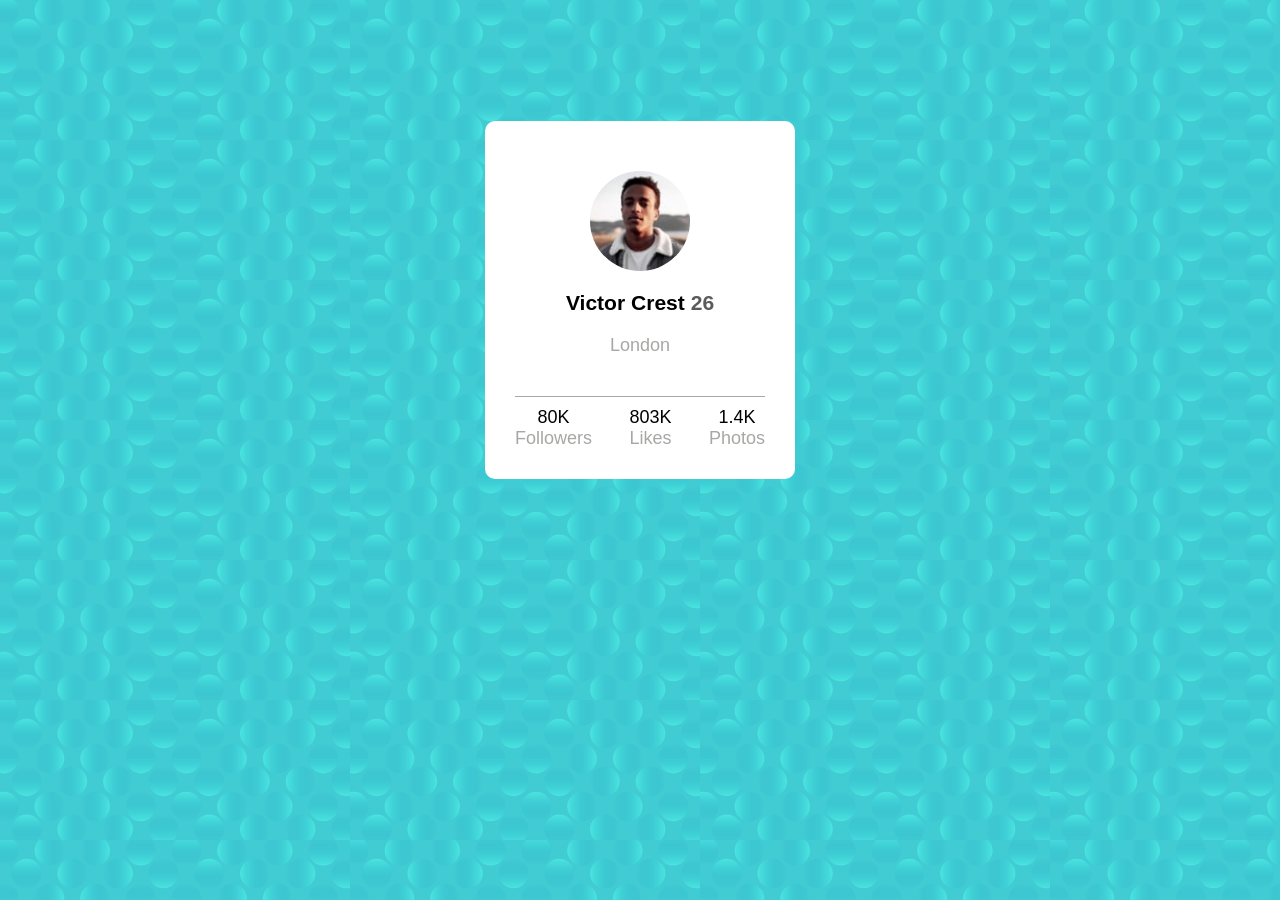
<file: exercicio-01-cartao-perfil/index.html>
<!DOCTYPE html>
<html lang="pt-br">
<head>
    <meta charset="UTF-8">
    <meta name="viewport" content="width=device-width, initial-scale=1.0">
    <link rel="stylesheet" href="./estilos.css">
    <link rel="stylesheet" href="./reset.css">
    <link rel="shortcut icon" href="./imegens/favicon-32x32.png" type="image/x-icon">
    <title>Exercícios-HTML+CSS-01 Cartão de Perfil</title>
</head>
<body>


    <main class="container">
        <div class="cartao">
            <img class="imagem-perfil" src="./imegens/image-victor.jpg" alt="">
                <h3 class="nome">
                    Victor Crest <spanv class="idade">26</span>
                </h3>       
                    <p class="cidade">
                        London
                    </p>
            
            <ul>
                <li>
                    <p>
                        80K
                    </p>
                    <p class="status-perfil">
                        Followers
                    </p>
                </li>

                <li>
                    <p>
                        803K
                    </p>
                    <p class="status-perfil">
                        Likes
                    </p>
                </li>

                <li>
                    <p>
                        1.4K
                    </p>

                    <p class="status-perfil">
                        Photos
                    </p>
                </li>
            </ul>
        </div>
            
    </main>


</body>
</html>
</file>
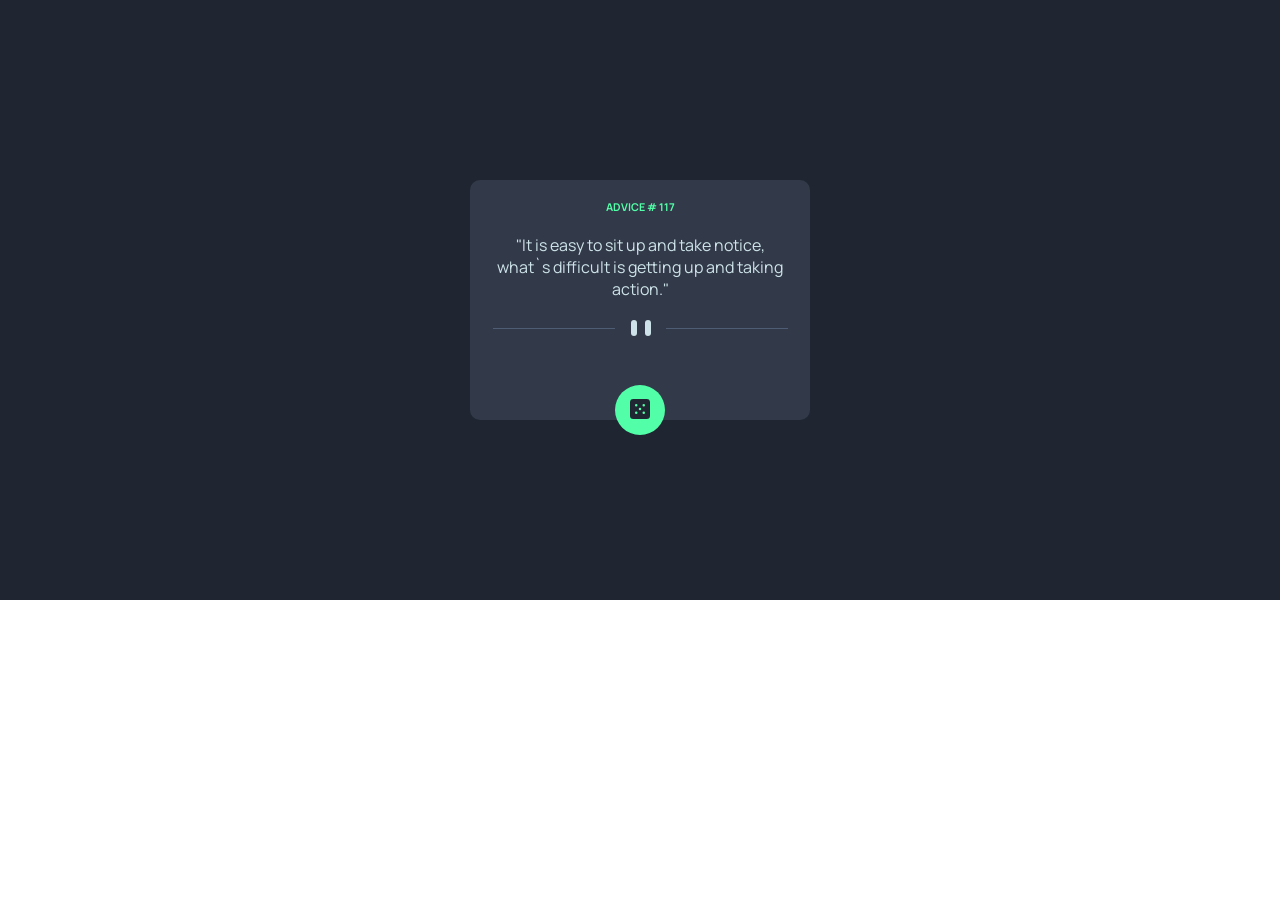
<file: exercicio-02-gerador-de-conselho/index.html>
<!DOCTYPE html>
<html lang="en">
<head>
    <meta charset="UTF-8">
    <meta name="viewport" content="width=device-width, initial-scale=1.0">
    <link rel="preconnect" href="https://fonts.googleapis.com">
    <link rel="preconnect" href="https://fonts.gstatic.com" crossorigin>
    <link href="https://fonts.googleapis.com/css2?family=Manrope:wght@800&display=swap" rel="stylesheet">
    <link rel="shortcut icon" href="./imagens/favicon-32x32.png" type="image/x-icon">
    <link rel="stylesheet" href="./css/estilos.css">
    <link rel="stylesheet" href="./css/reset.css">
    <title>Exercício-HTML+CSS=02-Gerador de Conselhos</title>
</head>
<body>
    <main class="container-2">
        <div class="painel">
            <div class="conteudo">
                <h6 class="titulo">
                    Advice # 117
                </h6>

                <p class="info" id="conselho">
                  "It is easy to sit up and take notice, what`s difficult is getting up and taking action."
                </p>

                <img  src="./imagens/pattern-divider-mobile.svg" alt="">

               <button class="botao" id="btn">
                    <img class="imagem-botao" src="./imagens/icon-dice.svg" alt="">
               </button>
            </div>
        </div>
    </main>
 <script src="./js/index.js"></script>
</body>
</html>
</file>
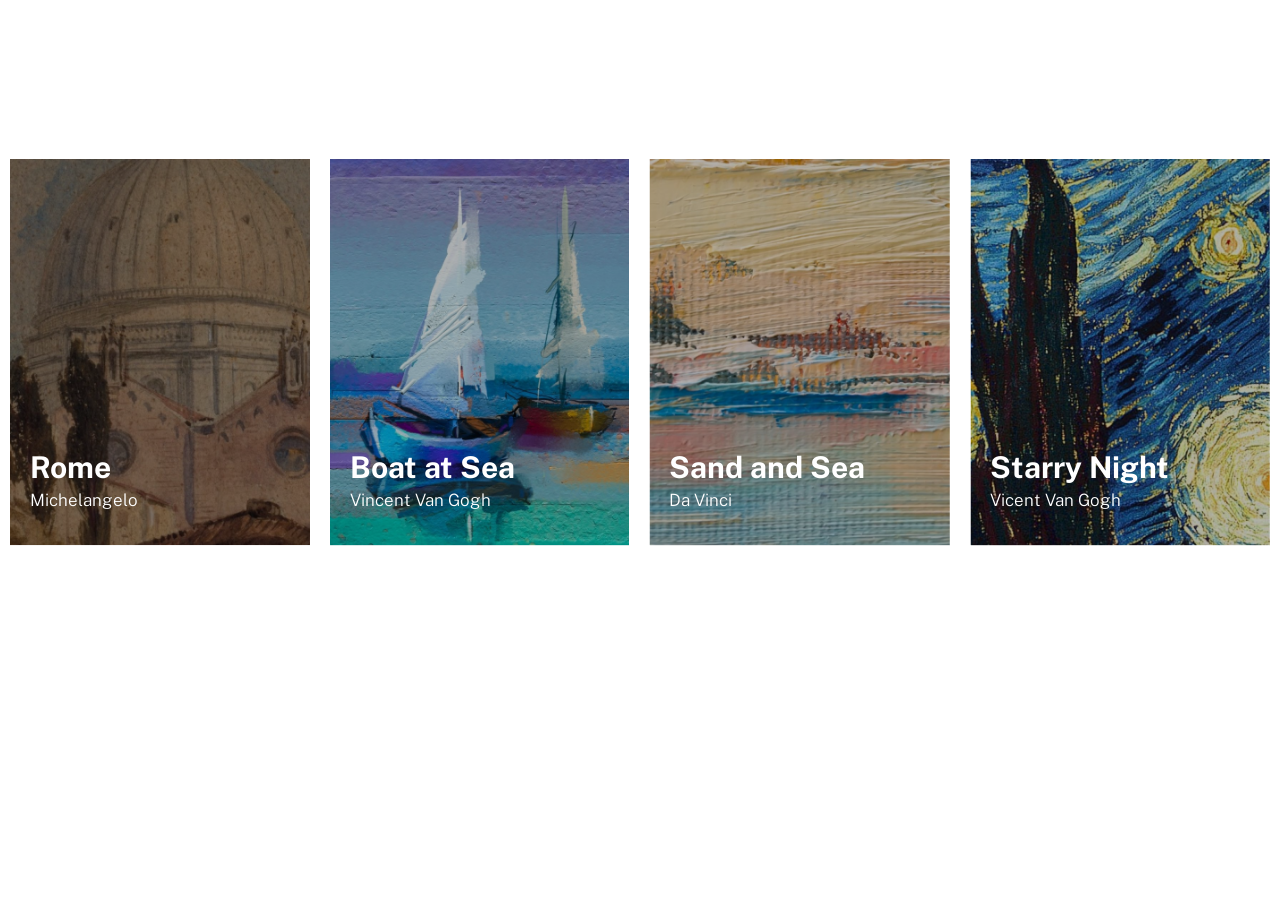
<file: exercicio-04-lista-de-imagens/index.html>
<!DOCTYPE html>
<html lang="en">
<head>
    <meta charset="UTF-8">
    <meta name="viewport" content="width=device-width, initial-scale=1.0">
    <link rel="preconnect" href="https://fonts.googleapis.com">
    <link rel="preconnect" href="https://fonts.gstatic.com" crossorigin>
    <link href="https://fonts.googleapis.com/css2?family=Manrope:wght@800&family=Public+Sans:wght@300;400;500&display=swap" rel="stylesheet">
    <link rel="stylesheet" href="./estilos.css">
    <link rel="stylesheet" href="./reset.css">
    <link rel="stylesheet" href="./responsivo.css">
    <title>>Exercício-HTML+CSS=04-Lista de Imagens</title>
</head>
<body>
    <main class="exposicao">
        <section>
            <div class="pinturas">
                <img src="./imagens/rome.png" alt="">

                <div class="legenda">
                    <h3>
                        Rome
                    </h3>
                    <p>
                        Michelangelo
                    </p>    
                </div>
             
               
            </div>
        </section>

        <section>
            <div class="pinturas">
                <img src="./imagens/boat.png" alt="">

                <div class="legenda">
                    <h3>
                        Boat at Sea
                    </h3>
                    <p>
                        Vincent Van Gogh
                    </p>    
                </div>
             
                
            </div>
        </section>

        <section>
            <div class="pinturas">
                <img src="./imagens/sand-and-sea.png" alt="">

                <div class="legenda">
                    <h3>
                        Sand and Sea
                    </h3>
                    <p>
                        Da Vinci
                    </p>    
                </div>
             
              
            </div>
        </section>

        
        <section>
            <div class="pinturas">
                <img src="./imagens/starry-night.png" alt="">

                <div class="legenda">
                    <h3>
                        Starry Night
                    </h3>
                    <p>
                        Vicent Van Gogh
                    </p>   
                
                </div>
             
               
            </div>
        </section>
    </main>
</body>
</html>
</file>
<file: exercicio-01-cartao-perfil/estilos.css>
/*Exercício 01- Cartão de Perfil*/

body{
    background-image: url('./imegens/bg-pattern-card.svg');
    font-family: Kumbh Sans, sans-serif;
    font-size: 18px;
    max-width: 100%;
    height: 100vh;
}

.container{
    display: flex;
    justify-content: center;
    align-items: center;
    height: 600px;
    
    
}

.cartao{
    display: flex;
    flex-direction: column;
    text-align: center;
    background-color: #ffff;
    border-radius: 10px;
    width: 250px;
    padding: 30px;

}

.cartao img{
    margin-bottom: 15px;
    border-radius: 50%;
    width: 100px;
    height: 100px;
    margin: auto;
    padding: 20px;
}

ul{
    display: flex;
    justify-content: space-between;
    margin-top: 20px;
    border-top: 1px solid #a8a7a5;
}

li{
    margin-top: 10px;

}

.nome .idade{
    color: #5c5b5a
}

.cartao .cidade{
    padding: 20px;
    color: #a8a7a5;
}

.status-perfil{
    color: #a8a7a5;
}
</file>
<file: exercicio-02-gerador-de-conselho/css/estilos.css>
.container-2{
    background-color: hsl(218, 23%, 16%);;
    height: 600px;
    display: flex;
    justify-content: center;
    align-items: center;
    
}

.painel{
    background-color: hsl(217, 19%, 24%);
    height: 200px;
    width: 300px;
    text-align: center;
    padding: 20px;
    border-radius: 10px
}

.titulo{
    font-family:'Manrope', sans-serif; 
    text-transform: uppercase;
    color: hsl(150, 100%, 66%);
}


.conteudo .info{
    font-family: 'Manrope', sans-serif;
    color: hsl(193, 38%, 86%);
    margin-top: 20px;
    padding-bottom:  20px;
}

.conteudo img{
    max-width: 100%;
    height: auto;
}

.botao{
    margin-top: 20px;
    width: 50px;
    height: 50px;
    border-radius:50%;
    background-color:  hsl(150, 100%, 66%);
    transform: translatey(50%);
    border: none;
}

.botao .imagem-botao{
    width: 20px;
    height: 20px;
}

.botao:hover{
    cursor: pointer;
    box-shadow: 0 5px 15px hsl(150, 100%, 66%);
}
</file>
<file: exercicio-04-lista-de-imagens/estilos.css>
.exposicao{
    height: 689px;
    display: flex;
    align-items: center;
    margin: 10px;
    gap: 20px;
    
}

.pinturas{
    position: relative;
  
}

.pinturas img{
    max-width: 100%;
    
}

.pinturas .legenda{
    position: absolute;
    bottom: 40px;
    left: 20px;
}

.legenda h3{
    font-weight: 700;
    font-size: 30px;
    font-family: 'Public Sans', sans-serif;
    color: #ffffff;
    margin-bottom: 5px;
    
}

.legenda p{
    font-weight: 300;
    font-family: 'Public Sans', sans-serif;;
    font-size: 17px;
    color: #ffffff;
}
</file>
<file: exercicio-04-lista-de-imagens/responsivo.css>
@media(max-width: 880px){
   .exposicao{
    flex-direction: column;
    align-items: center;
    gap: 0;
    
   } 
}
</file>
